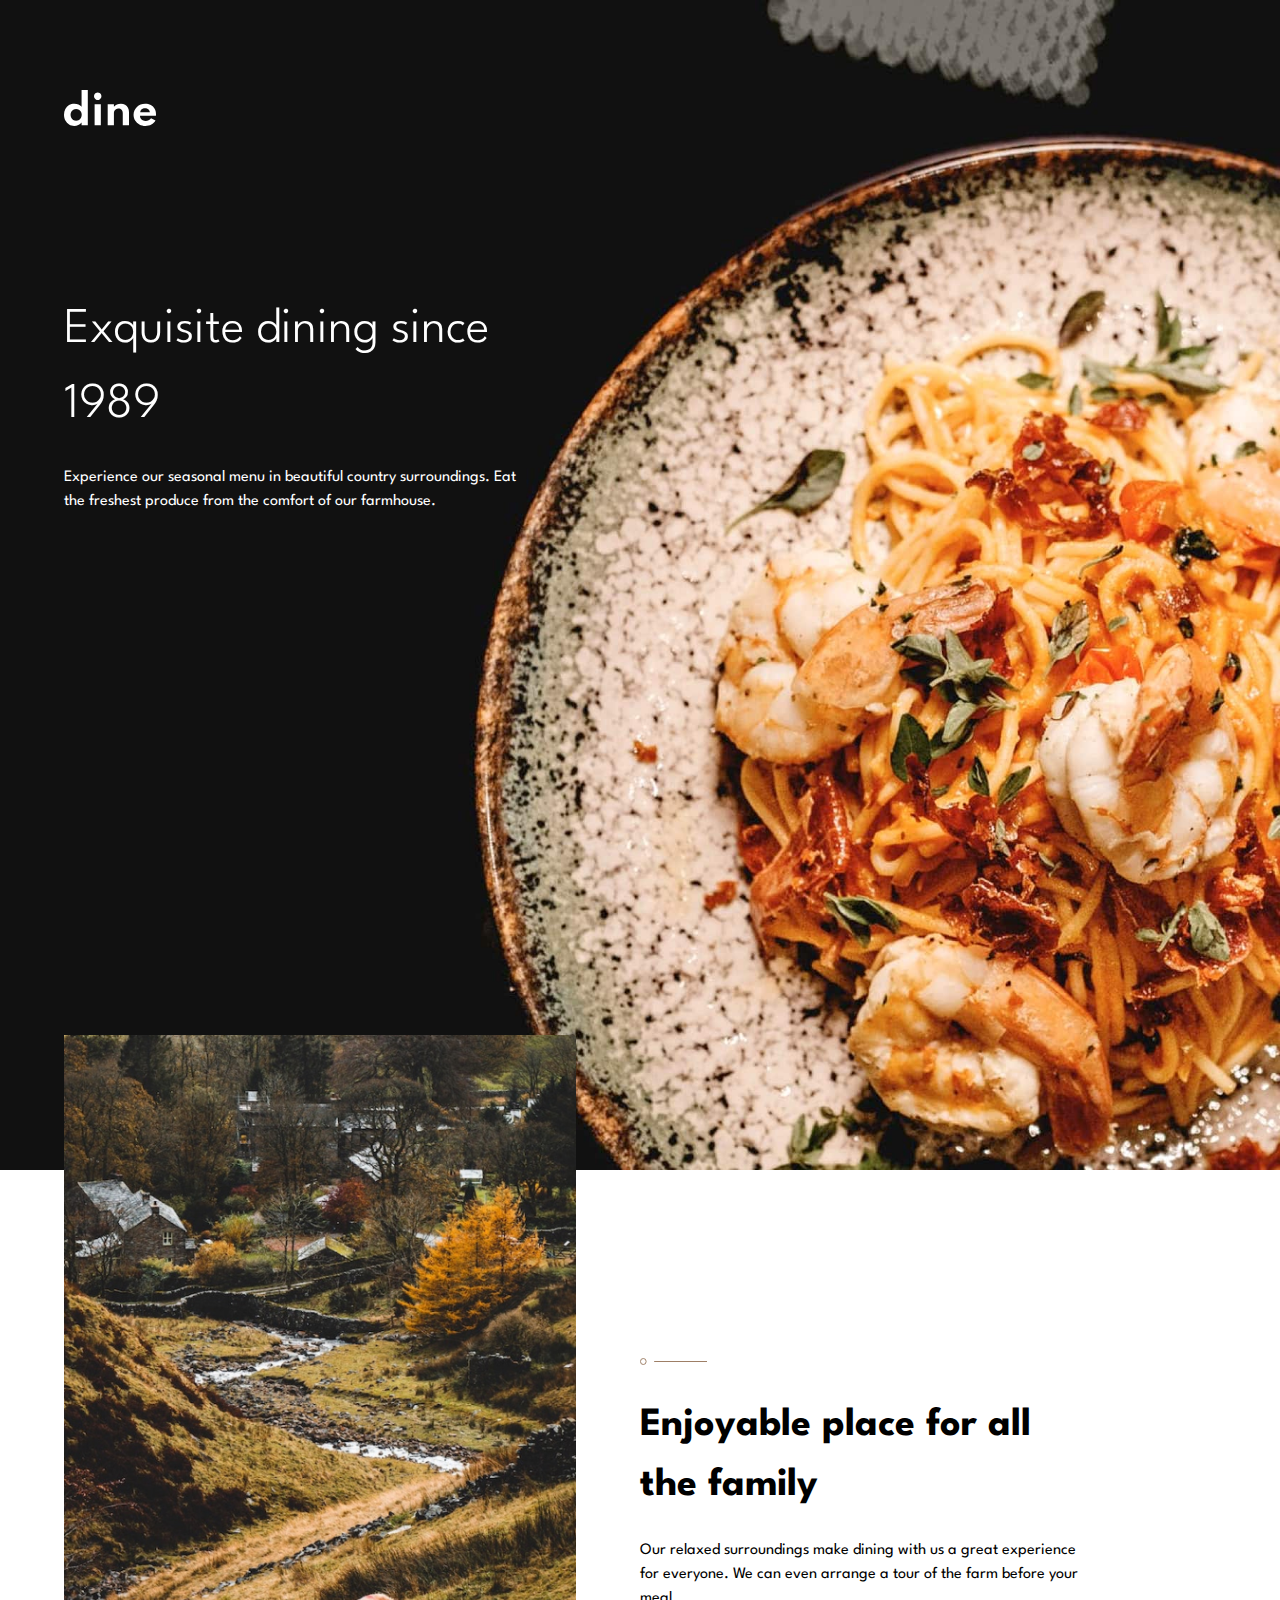
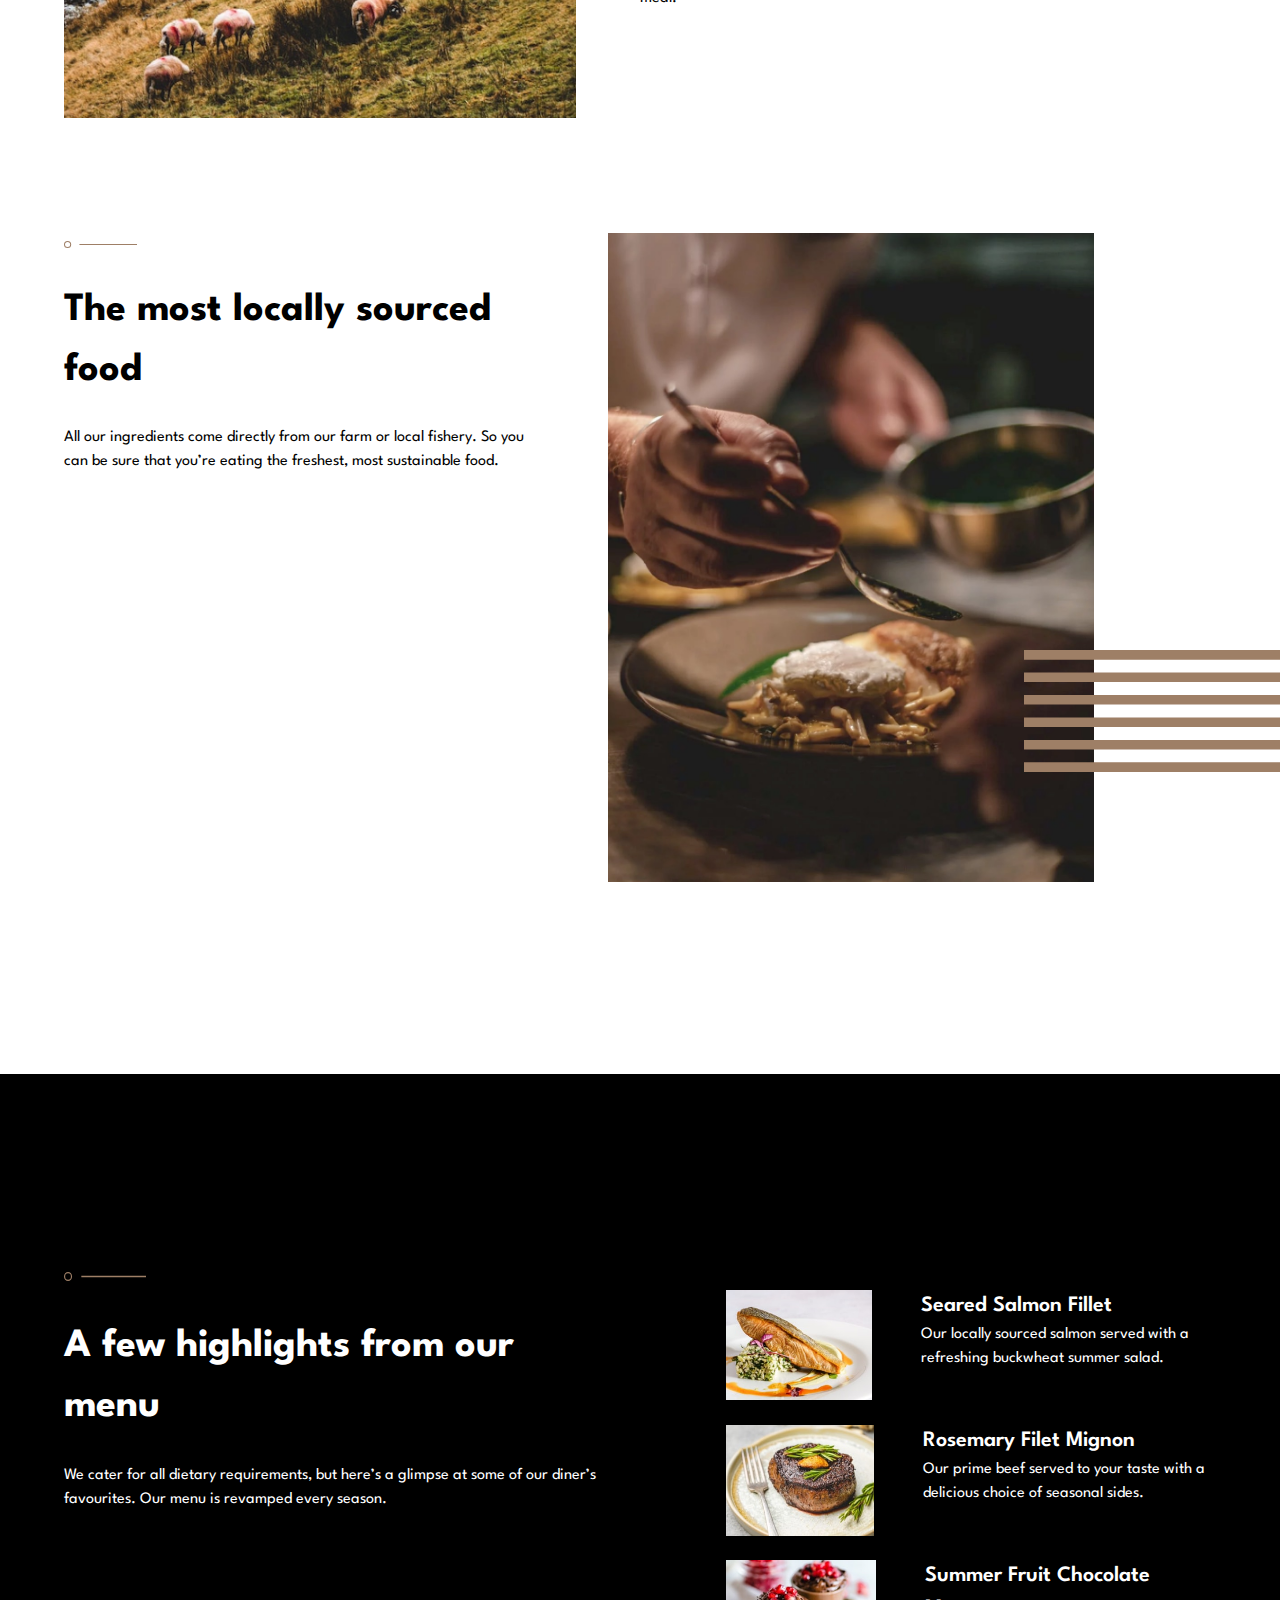
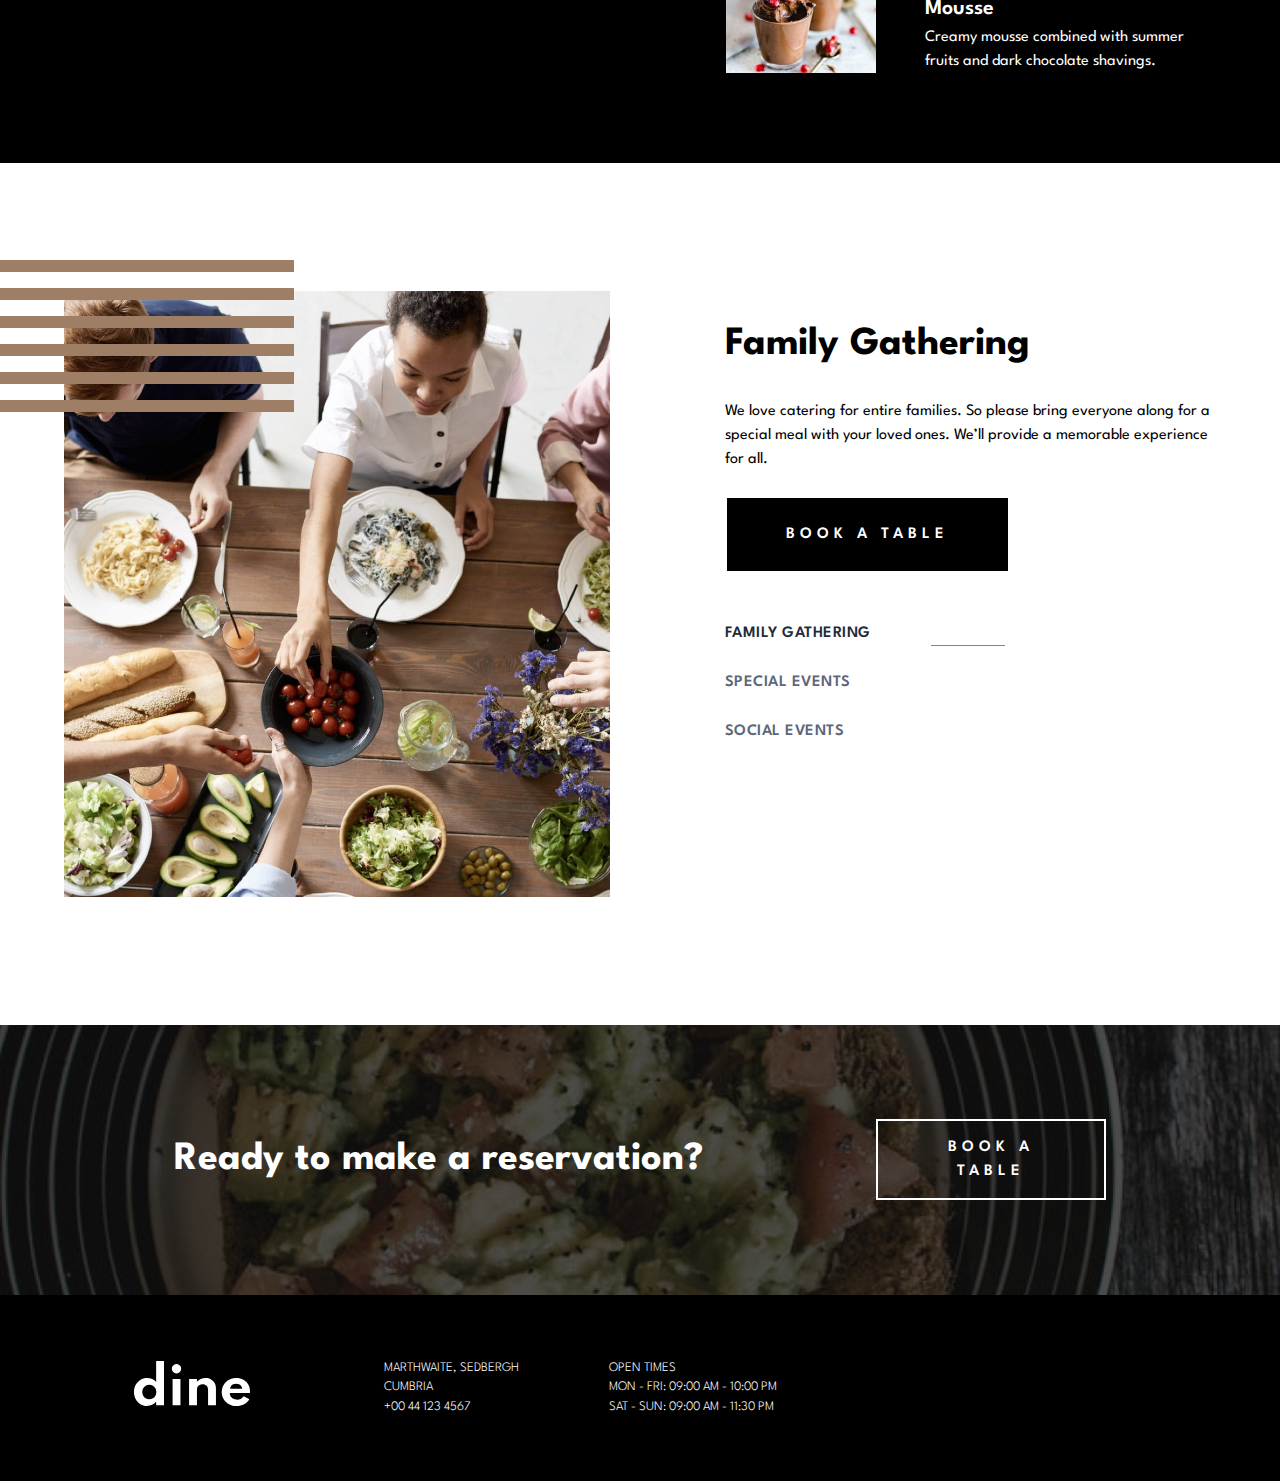
<file: Restaurant/index.html>
<!DOCTYPE html>
<html lang="en">
<head>
  <meta charset="UTF-8">
  <meta name="viewport" content="width=device-width, initial-scale=1.0">
<!--Favicon-->
  <link rel="icon" type="image/png" sizes="32x32" href="./images/favicon-32x32.png">
<!--Fonts-->
<link rel="preconnect" href="https://fonts.gstatic.com">
<link href="https://fonts.googleapis.com/css2?family=Spartan:wght@300;400;600;700&display=swap" rel="stylesheet">
<!--Stylesheet-->
  <link rel="stylesheet" href="index.css">
  
  <title>Dine Website</title>
</head>
<body>
<div class="wrapper">
  
<!--Hero Section-->
  <section class="hero black">
    <div>
    <img class="logo" src="./images/logo.svg">
  <h1>Exquisite dining since 1989</h1>

  <p>Experience our seasonal menu in beautiful country surroundings. Eat the freshest produce from 
  the comfort of our farmhouse.</p>

  <button class="topBtn">Book a table</button>
</div>
  </section>

 
    <img class="village mobile" src="./images/homepage/enjoyable-place-mobile@2x.jpg">
    <img class="village tablet" src="./images/homepage/enjoyable-place-tablet@2x.jpg">
    <img class="village desktop" src="./images/homepage/enjoyable-place-desktop@2x.jpg">
<!--Features Section-->
<section class="features">
  

<div class="feature1">
  <img  class="divide" src="./images/patterns/pattern-divide.svg"> 

 <h2> Enjoyable place for all the family</h2>

  <p>Our relaxed surroundings make dining with us a great experience for everyone. We can even arrange a tour of the farm before your meal.</p>
  </div>

<div class="local">
  <div>
  <img class="lines" src="./images/patterns/pattern-lines.svg">
<img class="locally mobile" src="./images/homepage/locally-sourced-mobile@2x.jpg">
<img class="locally tablet" src="./images/homepage/locally-sourced-tablet@2x.jpg">
<img class="locally desktop" src="./images/homepage/locally-sourced-desktop@2x.jpg">
</div>


<div class="feature2">
<img  class="divide" src="./images/patterns/pattern-divide.svg">

<div >
  
  <h2>The most locally sourced food</h2>

 <p>All our ingredients come directly from our farm or local fishery. So you can be sure that you’re 
  eating the freshest, most sustainable food.</p>
</div>
</div>
</div>
</section>

 
<!--Menu Section-->

<section class="menu black">
  <div class="highlights">

    <img  class="divide" src="/Restaurant/images/patterns/pattern-divide.svg"> 
    
    <h2>A few highlights from our menu</h2> 

  <p>We cater for all dietary requirements, but here’s a glimpse at some of our diner’s favourites. 
    Our menu is revamped every season.</p>
  </div>
 
<div class="dishes">
  <div class="dish">
    <div>
    <img class="mobile" src="./images/homepage/salmon-mobile@2x.jpg" alt="Seared Salmon Fillet">
    <img class="tablet desktop" src="./images/homepage/salmon-desktop-tablet@2x.jpg" alt="Seared Salmon Fillet">
  </div>
  <div class="dish-description">
  <h3> Seared Salmon Fillet</h3>
 <p>Our locally sourced salmon served with a refreshing buckwheat summer salad.</p> 
  </div>
  </div>
  
  <div class="dish">
    <div>
    <img class="mobile" src="./images/homepage/beef-mobile@2x.jpg" alt="Rosemary Filet Mignon">
    <img class=" tablet desktop" src="./images/homepage/beef-desktop-tablet@2x.jpg" alt="Rosemary Filet Mignon">
  </div>
    <div class="dish-description">
      <h3>Rosemary Filet Mignon</h3> 
  <p>Our prime beef served to your taste with a delicious choice of seasonal sides.</p>
    </div>
    
  </div>
 

  <div class="dish">
    <div>
    <img class="mobile" src="./images/homepage/chocolate-mobile@2x.jpg" alt="Summer Fruit Chocolate Mousse">
    <img class="tablet desktop" src="./images/homepage/chocolate-desktop-tablet@2x.jpg" alt="Summer Fruit Chocolate Mousse">
  </div>
    <div class="dish-description">
      <h3>Summer Fruit Chocolate Mousse</h3>
  <p>Creamy mousse combined with summer fruits and dark chocolate shavings.</p>
    </div>
    
  </div>
  
</div>
  
</section>

<!--Events Section-->
<section class="events">
  <div class="events-pic">
  <img class="lines" src="./images/patterns/pattern-lines.svg">
  
  <img class="family mobile" src="./images/homepage/family-gathering-mobile@2x.jpg" alt="Family Gathering">
  <img class="family tablet" src="./images/homepage/family-gathering-tablet@2x.jpg" alt="Family Gathering">
  <img class="family desktop" src="./images/homepage/family-gathering-desktop@2x.jpg" alt="Family Gathering">

  <img class="special mobile" src="./images/homepage/special-events-mobile@2x.jpg" alt="Special Events">
  <img class="special tablet" src="./images/homepage/special-events-mobile@2x.jpg" alt="Special Events">
  <img class="special desktop" src="./images/homepage/special-events-mobile@2x.jpg" alt="Special Events">

  <img class="social mobile" src="./images/homepage/social-events-mobile@2x.jpg" alt="Social Events">
  <img class="social tablet" src="./images/homepage/social-events-mobile@2x.jpg" alt="Social Events">
  <img class="social desktop" src="./images/homepage/social-events-mobile@2x.jpg" alt="Social Events">
</div>

<div class="events-descr">
  <div class="nav">
    
      <p class="active">Family Gathering</p>
      <p>Special Events</p> 
      <p>Social Events</p> 
  </div>
 
<div>
  <div class="family">
    <h2>Family Gathering</h2>
    <p>We love catering for entire families. So please bring everyone along for a special meal with your 
      loved ones. We’ll provide a memorable experience for all.</p>
  </div>
 
  <div class="special">
  <h2>Special Events</h2>  
  <p>Whether it’s a romantic dinner or special date you’re celebrating with others we’ll look after you. 
    We’ll be sure to mark your special date with an unforgettable meal.</p>
  </div>
  
  <div class="social">
    <h2>Social Events</h2>   
    <p>Are you looking to have a larger social event? No problem! We’re more than happy to cater for big 
      parties. We’ll work with you to make your event a hit with everyone.</p> 
  </div>
  

  <button>Book a table</button>
</div>
</div>

</section>

<!--Reservation Section-->
<section class="reservation black">
  <div>
 <h2>Ready to make a reservation?</h2>

 <button>Book a table</button> 
</div>
</section>
 
<!--Footer Section-->
<footer class="black">
  <div class="logoDiv">
  <img class="footerLogo" src="./images/logo.svg">
</div>

  <div class="contact">
    <div class="adress">
  <p>Marthwaite, Sedbergh</p>
  <p>Cumbria</p>
  <p>+00 44 123 4567</p>
</div>

<div class="openTimes">
  <p class="open">Open Times</p>
  <p>Mon - Fri: 09:00 AM - 10:00 PM</p>
  <p>Sat - Sun: 09:00 AM - 11:30 PM</p> 
</div>
</div>
</footer>
 
</div>

<!--JQ & JS-->
<script src="https://ajax.googleapis.com/ajax/libs/jquery/3.5.1/jquery.min.js"></script>
<script src="home.js"></script>

</body>
</html>
</file>
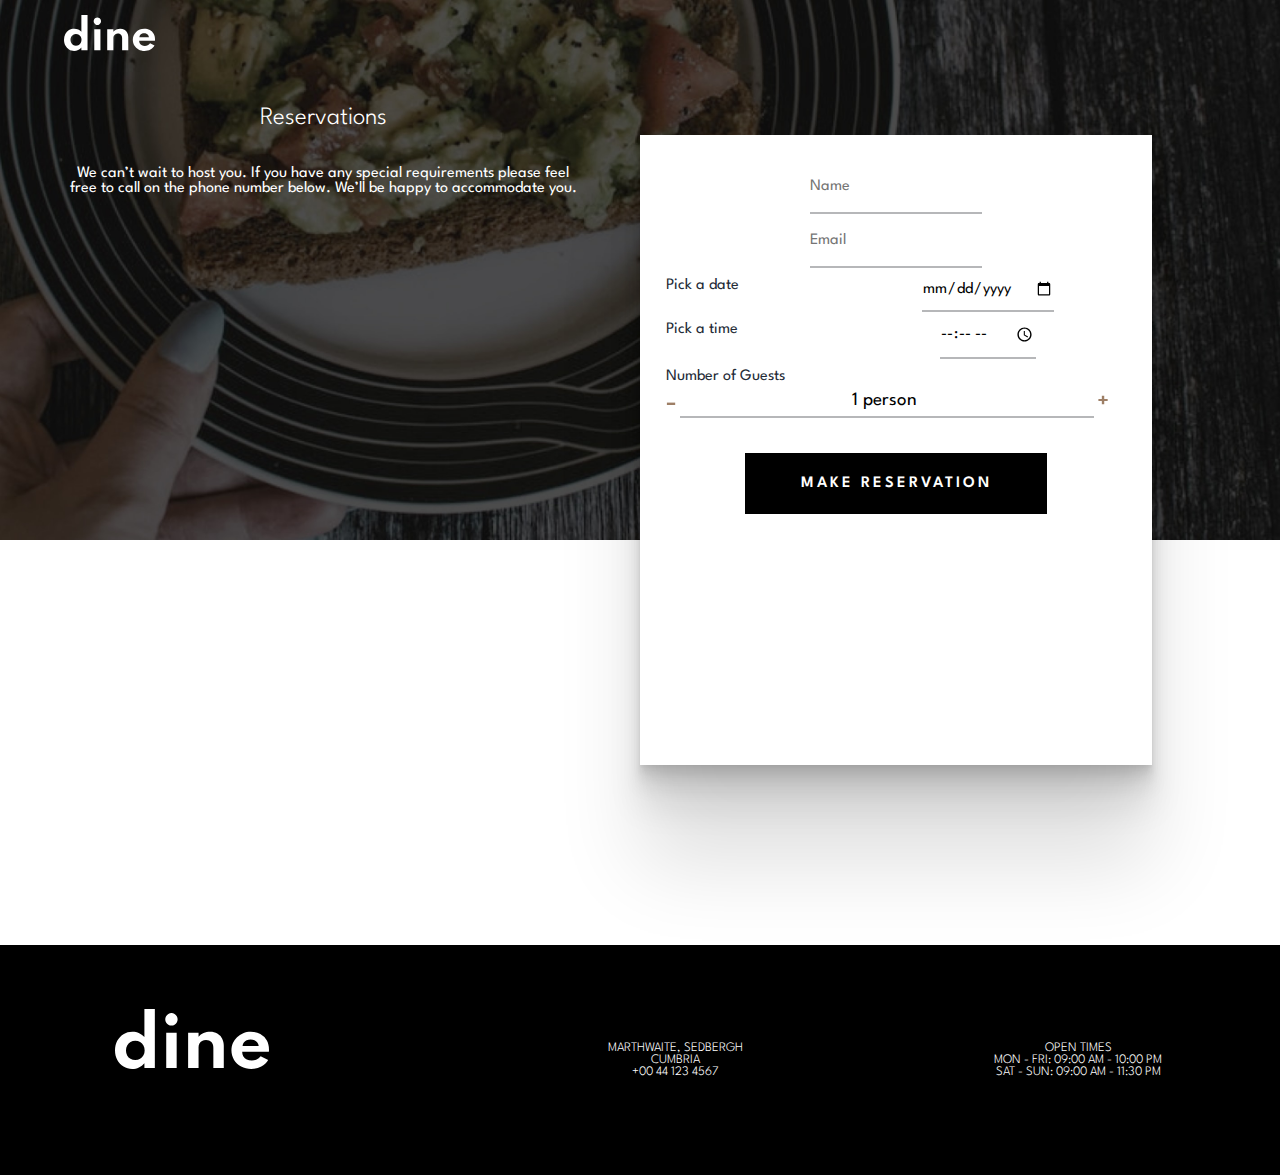
<file: Restaurant/booking.html>
<!DOCTYPE html>
<html lang="en">
<head>
  <meta charset="UTF-8">
  <meta name="viewport" content="width=device-width, initial-scale=1.0">

  <link rel="icon" type="image/png" sizes="32x32" href="./images/favicon-32x32.png">
<!--Fonts-->
<link rel="preconnect" href="https://fonts.gstatic.com">
<link href="https://fonts.googleapis.com/css2?family=Spartan:wght@300;400;600;700&display=swap" rel="stylesheet">
  <!--Bootstrap & CSS-->
  <link href="https://cdn.jsdelivr.net/npm/bootstrap@5.0.0-beta1/dist/css/bootstrap.min.css" rel="stylesheet" integrity="sha384-giJF6kkoqNQ00vy+HMDP7azOuL0xtbfIcaT9wjKHr8RbDVddVHyTfAAsrekwKmP1" crossorigin="anonymous">
  <link rel="stylesheet" href="booking.css">
  
  <title>Dine Website || Reservation</title>
</head>
<body>

  <section class="top">
    <div class="topLogo">
    <img class="logo" src="./images/logo.svg">
  </div>
<div class="reservations">
  <h1>Reservations</h1>
  
   <p>We can’t wait to host you. If you have any special requirements please feel free to 
    call on the phone number below. We’ll be happy to accommodate you.</p> 

    <button class="slide">reserve place</button>
</div>
    
  </section>
 

  <div id="booking" class="section">
    <div class="section-center">
    <div class="container">
    <div class="row">
    <form>
      <div class="form-group">
        <input class="form-control" type="text" placeholder="Name">
      </div>
        
      <div class="form-group">
        <input class="form-control" type="text" placeholder="Email">
      </div>
    
        <div class="form-group line">
            <div class="label">
              <p><span class="form-label">Pick a date</span></p>
            </div>

            <div class="control">
              <input class="form-control" type="date">
            </div>
        </div>
           
        </div>
    
          <div class="form-group line">
            <div class="label">
              <p><span class="form-label">Pick a time</span></p>
            </div>
            
            <div class="control">
              <input class="form-control" type="time">
            </div>
            
          </div>
        
    
      <div class="form-group">
        <p><span class="form-label">Number of Guests </span></p>
        <div class="guests-counter">
        <img class="minus" src="./images/icons/icon-minus.svg">
    
        <input class="guests" type="text" value="1 person ">
    
        <img class="plus" src="./images/icons/icon-plus.svg">
      </div>
      </div>
     
    
      <button class="reservation-done">Make Reservation</button>
    </form>
    </div>
    </div>
    </div>
    </div>
    

<footer>
  <div class="footerLogo">
    <img class="logo" src="./images/logo.svg">
  </div>
  

  <div class="contact">
  <div class="adress">
  <p>Marthwaite, Sedbergh</p>
  <p>Cumbria</p>
  <p>+00 44 123 4567</p>
</div>

<div class="open">
  <p>Open Times</p>
  <p>Mon - Fri: 09:00 AM - 10:00 PM</p>
  <p>Sat - Sun: 09:00 AM - 11:30 PM</p>
</div>
</div>
</footer>
  
<!--JQ & JS-->
<script src="https://ajax.googleapis.com/ajax/libs/jquery/3.5.1/jquery.min.js"></script>
<script src="booking.js"></script>
</body>
</html>
</file>
<file: Restaurant/index.css>
* {
    margin: 0;
    padding: 0;
    box-sizing: border-box;
    text-align: center;
    font-family: 'Spartan', sans-serif;
    font-weight: 400;
    font-size: 19px;
}

body {
    overflow-x: hidden;
}

h1 {
    font-weight: 300;
    font-size: 30px;
    margin: 7% 5%;

}

h2 {
    font-weight: 700;
    font-size: 25px;
    margin: 5% 0;
}

h3 {
    font-weight: 600;
    font-size: 22px;
    margin: 7% 0;
}

section {
    padding: 0 5%;
}

.black {
    background-color: black;
    color: white;
}

img {
    width: 100%;
    height: auto;
}

.divide {
    width: 30%;
}

.lines {
    display: none;
}

button {
    margin: 7%;
    padding: 5% 12%;
    border: 2px solid white;
    background-color: black;
    color: white;
    font-weight: 600;
    text-transform: uppercase;
    letter-spacing: 5px;

}

.topBtn {
    display: none;
}

/*Hero Section*/

.hero {
    position: relative;
    background-image: url(./images/homepage/hero-bg-mobile@2x.jpg);
    background-repeat: no-repeat;
    background-size: cover;
    background-position: center;
    height: 130vh;
    z-index: -1;
}

.hero div {
    padding-top: 40vh;
}

.logo {
    width: 25%;
}

.hero p {
    margin: 0% 5%;
}


/*Features Section*/

.village {
    position: absolute;
    width: 90%;
    top: 105%;
    left: 5%;
    z-index: 2;
}

.features {
    margin: 40vh 0 15%
}

.locally {
    margin: 20% 0 5%;
}

/*Menu Section*/
.menu img {
    margin: 20% 0 5%;
}

.dishes {
    padding-bottom: 20%;
}

/*Events Section*/

.events img {
    margin: 20% 0 10%;
}

.family {
    display: block;
}

.special {
    display: none;
}

.social {
    display: none;
}

.nav p {
    color: #5c6779;
    font-weight: 600;
    font-size: 16px;
    text-transform: uppercase;
    letter-spacing: 0.5px;
    padding-top: 5%;
}


.nav .active {
    color: #242b37;
    position: relative;
}

.nav .active::after {
    content: "";
    height: 1px;
    width: 15%;
    background: #9e7f66;
    position: absolute;
    bottom: 0;
    left: 42%
}

/*Reservation Section*/

.reservation {
    height: 40vh;
    background-image: url(./images/homepage/ready-bg-mobile@2x.jpg);
    background-repeat: no-repeat;
    background-size: cover;
    color: white;
}

.reservation div {
    padding: 10% 0;
}

.reservation button {
    background-color: rgba(0, 0, 0, 0)
}


/*Footer*/

footer {
    padding: 10% 5% 20%;
}

.footerLogo {
    width: 25%;
}

footer p {
    font-size: 15px;
    font-weight: 300;
    text-transform: uppercase;
    padding: 1% 0;
}

.open {
    margin-top: 10%
}

/*Others*/
.tablet,
.desktop {
    display: none;
}

/**--------------------------------------------------------TABLET SIZE ------------------------
**/


@media(min-width:481px) {
    * {
        font-size: 15px;
        line-height: 1.5;
    }

    h1 {
        font-size: 25px;
        margin: 7% 25%;

    }

    h2 {
        font-size: 21px;
        margin: 5% 25%;
    }

    h3 {
        font-size: 18px;
        margin: 5% 25%;
    }

    .lines {
        display: block;
        width: 25%;
        position: absolute;
    }

    .divide {
        width: 15%;
    }

    .mobile,
    .desktop {
        display: none;
    }

    .tablet {
        display: block;
    }

    /*Hero Section*/

    .hero {
        background-image: url(./images/homepage/hero-bg-tablet@2x.jpg);
    }

    /*Features Section*/

    .features {
        margin: 40% 0 15%;
        position: relative;
    }

    .features .lines {
        top: 57%;
        right: 0;
    }

    /*Menu Section*/
    .dish {
        display: flex;
        margin: 5% 0 5%;
    }

    .dish img {
        margin: 0 auto;
    }

    .dish-description {
        padding-left: 10%;
    }

    .dish-description h3 {
        text-align: left;
        margin: 0;
    }

    .dish-description p {
        text-align: left;
    }


    /*Events Section*/
    .events {
        position: relative;
    }

    .events .lines {
        margin: 0;
        top: -5%;
        left: -2%;

    }

    .special {
        display: none;
    }

    .social {
        display: none;
    }

    /*Reservation Section*/

    .reservation {
        height: 50vh;
        background-image: url(./images/homepage/ready-bg-tablet@2x.jpg);
    }


    /*Footer*/

    footer {
        display: flex;
    }

    footer p {
        font-size: 13px;
        padding: 0;
        text-align: left;
    }

    .footerLogo {
        width: 80%;
        padding: 0 5%
    }

    .contact {
        margin-left: 15%;
    }

    /*Others*/

}


@media(min-width:769px) {

    * {
        font-size: 19px;
    }

    h1 {
        font-size: 30px;
        margin: 4% 25%;

    }

    h2 {
        font-size: 25px;
        margin: 5% 25%;
    }

    h3 {
        font-size: 22px;
        margin: 5% 25%;
    }

    button {
        margin: 5% auto;
    }


    /*Features Section*/

    .village {
        top: 115%;
    }

    .features {
        margin: 50% 0 15%;
    }

    /*Reservation Section*/
    .reservation {
        height: 65vh;
        background-image: url(./images/homepage/ready-bg-tablet@2x.jpg);
    }

    .reservation div {
        padding: 5% 0;
    }

    .reservation h2 {
        margin: 5% 0;
    }

}

/**--------------------------------------------DESKTOPS------------------------------------------------------------------------------------------------**/

@media (min-width: 1200px) {

    * {
        text-align: left;
        font-size: 16px
    }


    h1 {
        font-size: 50px;
        margin: 5% 0%;

    }

    h2 {
        font-size: 40px;
        margin: 5% 0;
    }

    h3 {
        font-size: 22px;
        margin: 5% 0;
    }

    button {
        margin: 5% auto;
    }

    button:hover {
        background-color: white;
        border: 2px solid black;
        color: black;
        cursor: pointer;
    }


    .mobile,
    .tablet {
        display: none;
    }

    .desktop {
        display: block
    }

    /*Hero Section*/

    .hero {
        background-image: url(./images/homepage/hero-bg-desktop@2x.jpg);
        background-position: right;
    }

    .hero div {
        width: 50%;
        padding-top: 0;
        padding-right: 10%
    }

    .logo {
        width: 20%;
        padding: 10vh 0 15vh;
    }

    .hero p {
        margin: 0 0 10%;
    }

    /*Features Section*/

    .features {
        position: static;
    }

    .village {
        width: 40%;
    }

    .feature1 {
        position: absolute;
        top: 150vh;
        right: 0;
        width: 50%;
        padding-right: 15%;
    }

    .local {
        display: flex;
        flex-direction: row-reverse;
        padding-top: 2%;
    }


    .locally {
        margin: 0;
        width: 80%;


    }

    .feature2 {
        width: 80%;
        padding-right: 5%;

    }

    .features .lines {
        top: 250%;
        right: 0;
        width: 20%
    }

    /*Menu Section*/

    .menu {
        display: flex;
        padding: 15% 5% 5%;

    }

    .menu .divide {
        margin: 0;
    }

    .highlights {
        flex-basis: 1;
        padding-right: 10%
    }

    .dishes {
        flex-basis: 1;
        padding: 0;
    }

    /*Events Section*/

    .events {
        display: flex;
        margin: 10% 0 10%
    }

    .events div {
        flex-basis: 100%;
    }

    .events img {
        margin: 0
    }

    .events-descr {
        display: flex;
        flex-direction: column-reverse;
        padding-left: 10%;
    }

    .special,
    .social {
        display: none
    }

    /*Reservation Section*/

    .reservation {
        height: 30vh;
        background-image: url(./images/homepage/ready-bg-desktop@2x.jpg);
    }

    .reservation div {
        display: flex;
        height: 100%;
        padding: 0;
        align-items: center;
        justify-content: center;
    }

    .reservation h2 {
        margin: 0;
        text-align: center
    }

    .reservation button {
        flex-basis: 20%;
        height: 30%;
        padding: 0 5%;
        text-align: center;
        margin: 5% 0 5% 15%
    }

    /*Footer Section*/
    footer {
        padding: 5% 0 5%;
        align-items: center;
        justify-content: center;
    }

    .logoDiv {
        flex-basis: 30%;
        text-align: center;
    }

    .footerLogo {
        width: 40%;

    }

    .contact {
        display: flex;
        flex-basis: 70%;
        margin-left: 0
    }

    .openTimes {
        margin-left: 10%;
    }

    .open {
        margin: 0;
    }
}







/*.locally {
        position: static;
}*/
</file>
<file: Restaurant/booking.css>
* {
    padding: 0;
    margin: 0;
    box-sizing: border-box;
    text-align: center;
    font-family: 'Spartan', sans-serif;
    font-weight: 400;
    font-size: 19px;
}

section {
    padding: 0 5%
}


h1 {
    font-weight: 300;
    font-size: 30px;
    margin: 7% 5%;

}

.logo {
    width: 25%;
    margin-top: 15%;
    margin-bottom: 10%;
}

button {
    margin: 7%;
    padding: 5% 12%;
    border: 2px solid white;
    background-color: black;
    color: white;
    font-weight: 600;
    text-transform: uppercase;
    letter-spacing: 3px;
}

/*TOP SECTION*/

.top {
    height: 100vh;
    position: relative;
    background-image: url(./images/booking/hero-bg-mobile@2x.jpg);
    background-repeat: no-repeat;
    background-size: cover;
    color: white
}

.top button {
    background-color: transparent;
}


/*BOOKING SECTION */

.section {
    position: absolute;
    height: 90vh;
    width: 90%;
    top: 90vh;
    left: 50%;
    transform: translateX(-50%);
    box-shadow:
        0 2.8px 2.2px rgba(0, 0, 0, 0.034),
        0 6.7px 5.3px rgba(0, 0, 0, 0.048),
        0 12.5px 10px rgba(0, 0, 0, 0.06),
        0 22.3px 17.9px rgba(0, 0, 0, 0.072),
        0 41.8px 33.4px rgba(0, 0, 0, 0.086),
        0 100px 80px rgba(0, 0, 0, 0.12);
}


.section .section-center {
    position: absolute;
    top: 0;
    left: 50%;
    width: 100%;
    transform: translateX(-50%);
    background-color: white;
}

.container {
    padding: 5%
}

.form {
    height: 50vh;
}

.form-control {
    border: 0px;
    border-radius: 0px;
    border-bottom: 2px solid #b6b7b9;
    padding: 4% 0
}

input {
    text-align: left;
}

.form-label {
    color: #242b37;
}

.form-group p {
    margin-bottom: 0;
}

p>span {
    display: inline-block;
    width: 100%;
    text-align: left;
    margin-bottom: 0;
    margin-top: 10px;
}

.form p span {
    text-align: left;
}

span {
    cursor: pointer;
}

.guests-counter {
    text-align: left;
}

.number {
    margin: 100px;
}


.guests {
    height: 34px;
    width: 90%;
    text-align: center;
    font-size: 19px;
    border: 0px;
    border-bottom: 2px solid #b6b7b9;
    /*border: 1px solid #ddd;
    border-radius: 4px;*/
    display: inline-block;
    vertical-align: middle;
}

.plus {
    height: 10px;
    width: 10px;
}

.minus {
    height: 3px;
    width: 10px;
}

/*FOOTER*/

footer {
    margin-top: 85vh;
    background-color: black;
    color: white;
}

footer p {
    font-size: 15px;
    font-weight: 300;
    text-transform: uppercase;
    padding: 0;
}

.open {
    padding: 10% 0
}

/**--------------------------------------------------------TABLET SIZE ------------------------
**/


@media(min-width:481px) {
    * {
        font-size: 15px;
    }

    h1 {
        font-size: 25px;
        margin: 7% 25%;

    }

    .logo {
        margin-top: 10%;
        width: 60%;
    }

    /*TOP SECTION */

    .top {
        height: 50vh;
        position: relative;
        background-image: url(./images/booking/hero-bg-tablet@2x.jpg);
        background-repeat: no-repeat;
        background-size: cover;
        color: white
    }

    .topLogo {
        text-align: left;
        width: 30%;
        max-width: 152px;

    }

    .reservations {
        padding: 0 15%;
    }

    .top button {
        display: none;
    }

    /*BOOKING SECTION */

    .section {
        height: 60vh;
        width: 70%;
        top: 40vh;
        box-shadow:
            0 2.8px 2.2px rgba(0, 0, 0, 0.034),
            0 6.7px 5.3px rgba(0, 0, 0, 0.048),
            0 12.5px 10px rgba(0, 0, 0, 0.06),
            0 22.3px 17.9px rgba(0, 0, 0, 0.072),
            0 41.8px 33.4px rgba(0, 0, 0, 0.086),
            0 100px 80px rgba(0, 0, 0, 0.12);
    }

    .line {
        display: flex;
    }

    .line .label {
        flex-basis: 40%;
    }


    .line .control {
        flex-basis: 60%
    }

    /*FOOTER*/

    footer {
        margin-top: 60vh;
        display: flex;

    }

    .footerLogo {
        flex-basis: 30%;
        margin-top: 0;
        padding-top: 50px
    }

    footer .logo {
        width: 60%;
        margin-top: 0;
    }

    .contact {
        flex-basis: 70%;
    }

    .adress {
        padding-top: 50px
    }

    footer p {
        font-size: 13px;
    }

}


@media(min-width:769px) {

    /*TOP SECTION */

    .top {
        height: 70vh;

    }

    /*BOOKING SECTION */

    .section {
        top: 50;
        height: 70vh;
    }


}


/**--------------------------------------------DESKTOPS------------------------------------------------------------------------------------------------**/

@media(min-width:1200px) {
    * {
        font-size: 16px;
    }

    /*TOP SECTION */

    .top {
        height: 60vh;
        background-image: url(./images/booking/hero-bg-desktop@2x.jpg);
    }

    .reservations {
        width: 50%;
    }

    /*BOOKING SECTION */

    .section {
        position: absolute;
        height: 70vh;
        width: 40%;
        top: 15vh;
        right: 0;
        transform: none;
        box-shadow:
            0 2.8px 2.2px rgba(0, 0, 0, 0.034),
            0 6.7px 5.3px rgba(0, 0, 0, 0.048),
            0 12.5px 10px rgba(0, 0, 0, 0.06),
            0 22.3px 17.9px rgba(0, 0, 0, 0.072),
            0 41.8px 33.4px rgba(0, 0, 0, 0.086),
            0 100px 80px rgba(0, 0, 0, 0.12);
    }

    .reservations {
        padding: 0 5% 0 0
    }

    /*FOOTER*/

    footer {
        margin-top: 45vh;
        padding: 5% 0% 5%;
        align-items: center;
        justify-content: center;
    }



    .footerLogo {
        padding: 0;
        flex-basis: 30%;
    }

    footer .logo {
        width: 40%;
        text-align: center;
    }


    .contact {
        display: flex;
        flex-basis: 70%;
        margin-left: 0
    }

    .adress {
        flex-basis: 50%;
        margin-left: 10%;
        padding: 0
    }

    .open {
        flex-basis: 50%;
        margin: 0;
        padding: 0
    }
}
</file>
